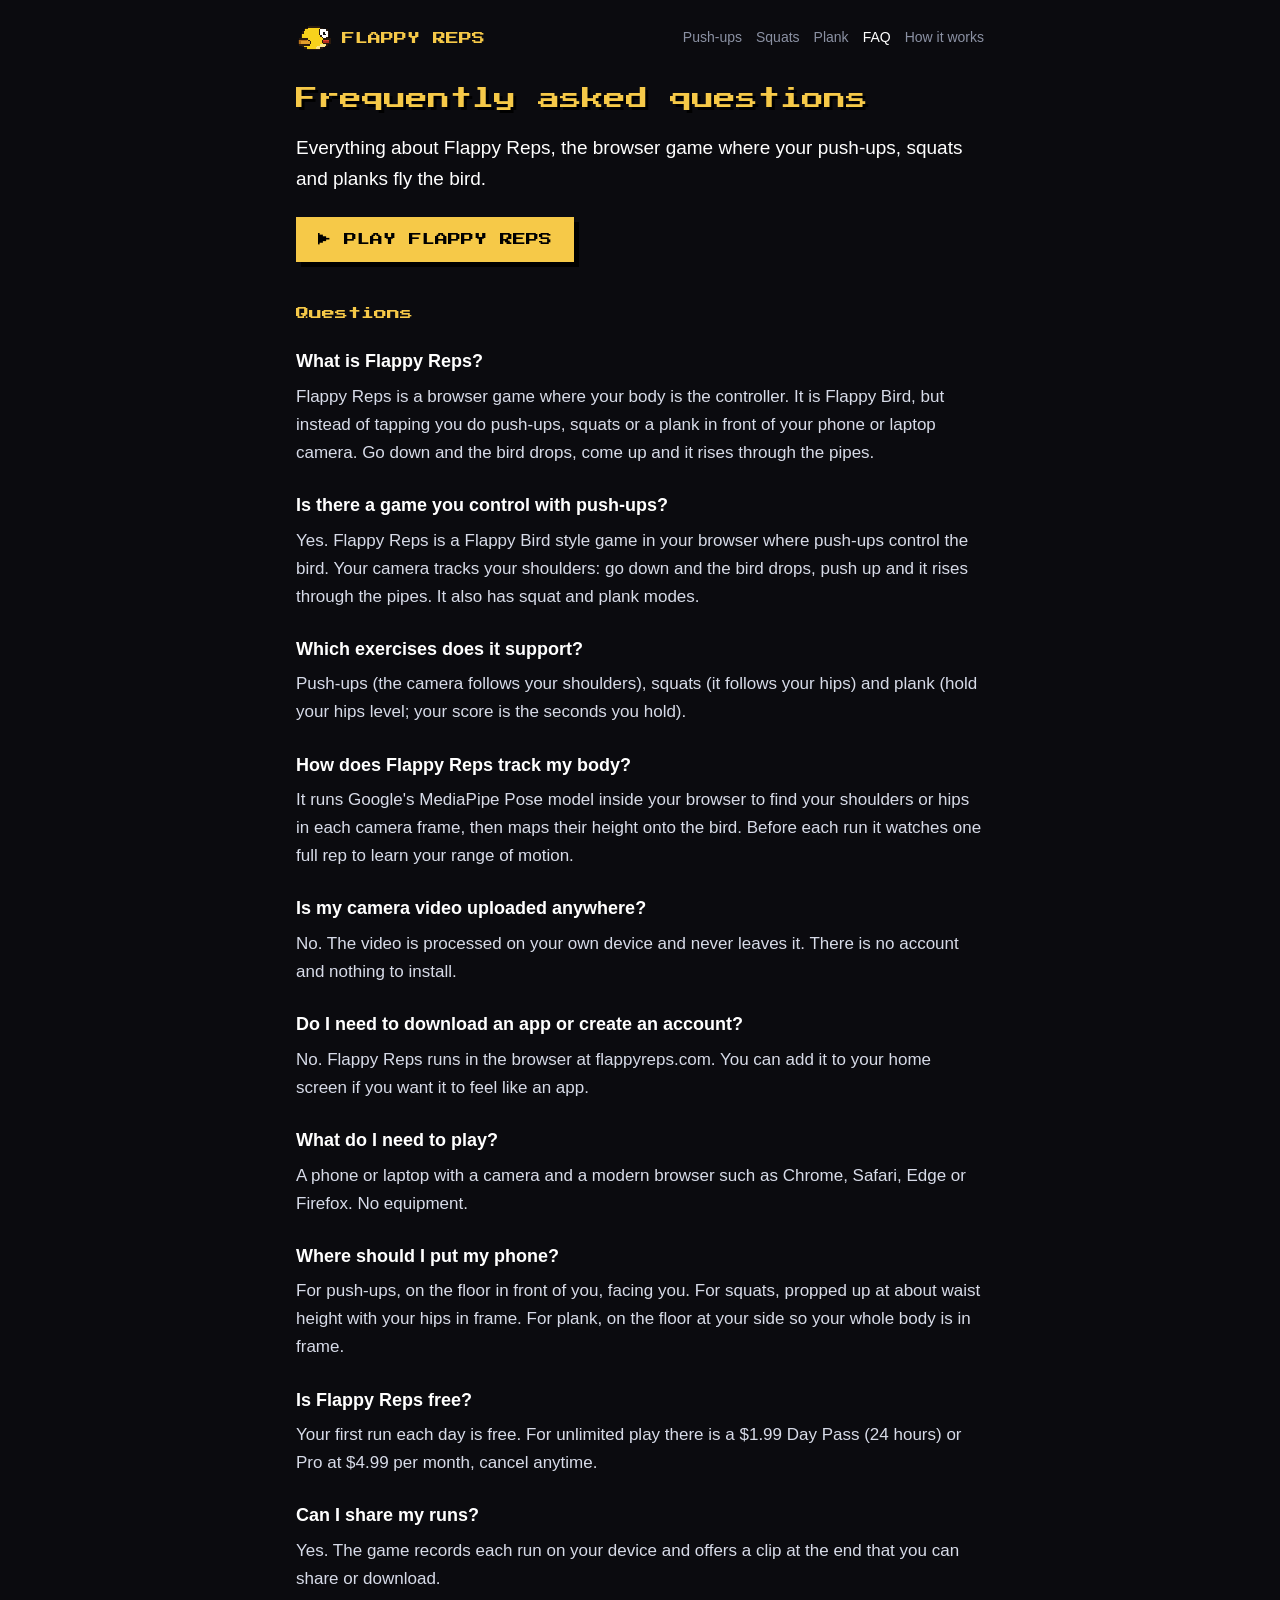
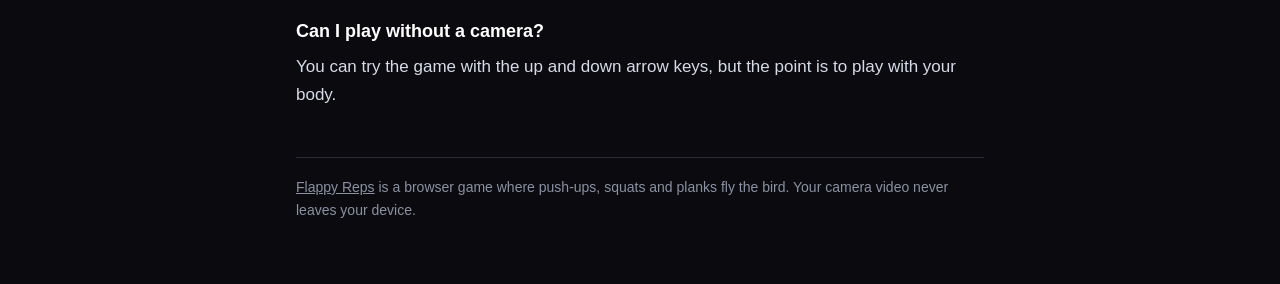
<file: faq/index.html>
<!doctype html>
<html lang="en">
<head>
  <meta charset="utf-8" />
  <meta name="viewport" content="width=device-width, initial-scale=1" />
  <meta name="theme-color" content="#0b0b0f" />
  <title>Flappy Reps FAQ: the exercise-controlled Flappy Bird game</title>
  <meta name="description" content="Answers about Flappy Reps, the browser game where push-ups, squats and planks control Flappy Bird: how tracking works, privacy, price and setup." />
  <link rel="canonical" href="https://flappyreps.com/faq/" />
  <meta property="og:title" content="Flappy Reps FAQ: the exercise-controlled Flappy Bird game" />
  <meta property="og:description" content="Answers about Flappy Reps, the browser game where push-ups, squats and planks control Flappy Bird: how tracking works, privacy, price and setup." />
  <meta property="og:type" content="website" />
  <meta property="og:url" content="https://flappyreps.com/faq/" />
  <meta property="og:image" content="https://flappyreps.com/icons/og.png" />
  <meta name="twitter:card" content="summary_large_image" />
  <link rel="icon" href="/icons/favicon.svg" type="image/svg+xml" />
  <link rel="preconnect" href="https://fonts.googleapis.com" />
  <link href="https://fonts.googleapis.com/css2?family=Press+Start+2P&display=swap" rel="stylesheet" />
  <link rel="stylesheet" href="/pages.css" />
  <script type="application/ld+json">
{
  "@context": "https://schema.org",
  "@graph": [
    {
      "@type": "WebPage",
      "@id": "https://flappyreps.com/faq/#page",
      "url": "https://flappyreps.com/faq/",
      "name": "Flappy Reps FAQ: the exercise-controlled Flappy Bird game",
      "description": "Answers about Flappy Reps, the browser game where push-ups, squats and planks control Flappy Bird: how tracking works, privacy, price and setup.",
      "isPartOf": {
        "@id": "https://flappyreps.com/#website"
      },
      "about": {
        "@id": "https://flappyreps.com/#game"
      }
    },
    {
      "@type": "BreadcrumbList",
      "itemListElement": [
        {
          "@type": "ListItem",
          "position": 1,
          "name": "Flappy Reps",
          "item": "https://flappyreps.com/"
        },
        {
          "@type": "ListItem",
          "position": 2,
          "name": "FAQ",
          "item": "https://flappyreps.com/faq/"
        }
      ]
    },
    {
      "@type": "FAQPage",
      "mainEntity": [
        {
          "@type": "Question",
          "name": "What is Flappy Reps?",
          "acceptedAnswer": {
            "@type": "Answer",
            "text": "Flappy Reps is a browser game where your body is the controller. It is Flappy Bird, but instead of tapping you do push-ups, squats or a plank in front of your phone or laptop camera. Go down and the bird drops, come up and it rises through the pipes."
          }
        },
        {
          "@type": "Question",
          "name": "Is there a game you control with push-ups?",
          "acceptedAnswer": {
            "@type": "Answer",
            "text": "Yes. Flappy Reps is a Flappy Bird style game in your browser where push-ups control the bird. Your camera tracks your shoulders: go down and the bird drops, push up and it rises through the pipes. It also has squat and plank modes."
          }
        },
        {
          "@type": "Question",
          "name": "Which exercises does it support?",
          "acceptedAnswer": {
            "@type": "Answer",
            "text": "Push-ups (the camera follows your shoulders), squats (it follows your hips) and plank (hold your hips level; your score is the seconds you hold)."
          }
        },
        {
          "@type": "Question",
          "name": "How does Flappy Reps track my body?",
          "acceptedAnswer": {
            "@type": "Answer",
            "text": "It runs Google's MediaPipe Pose model inside your browser to find your shoulders or hips in each camera frame, then maps their height onto the bird. Before each run it watches one full rep to learn your range of motion."
          }
        },
        {
          "@type": "Question",
          "name": "Is my camera video uploaded anywhere?",
          "acceptedAnswer": {
            "@type": "Answer",
            "text": "No. The video is processed on your own device and never leaves it. There is no account and nothing to install."
          }
        },
        {
          "@type": "Question",
          "name": "Do I need to download an app or create an account?",
          "acceptedAnswer": {
            "@type": "Answer",
            "text": "No. Flappy Reps runs in the browser at flappyreps.com. You can add it to your home screen if you want it to feel like an app."
          }
        },
        {
          "@type": "Question",
          "name": "What do I need to play?",
          "acceptedAnswer": {
            "@type": "Answer",
            "text": "A phone or laptop with a camera and a modern browser such as Chrome, Safari, Edge or Firefox. No equipment."
          }
        },
        {
          "@type": "Question",
          "name": "Where should I put my phone?",
          "acceptedAnswer": {
            "@type": "Answer",
            "text": "For push-ups, on the floor in front of you, facing you. For squats, propped up at about waist height with your hips in frame. For plank, on the floor at your side so your whole body is in frame."
          }
        },
        {
          "@type": "Question",
          "name": "Is Flappy Reps free?",
          "acceptedAnswer": {
            "@type": "Answer",
            "text": "Your first run each day is free. For unlimited play there is a $1.99 Day Pass (24 hours) or Pro at $4.99 per month, cancel anytime."
          }
        },
        {
          "@type": "Question",
          "name": "Can I share my runs?",
          "acceptedAnswer": {
            "@type": "Answer",
            "text": "Yes. The game records each run on your device and offers a clip at the end that you can share or download."
          }
        },
        {
          "@type": "Question",
          "name": "Can I play without a camera?",
          "acceptedAnswer": {
            "@type": "Answer",
            "text": "You can try the game with the up and down arrow keys, but the point is to play with your body."
          }
        }
      ]
    }
  ]
}
  </script>
</head>
<body>
  <div class="wrap">
    <header class="top">
      <a class="brand" href="/"><img src="/icons/favicon.svg" alt="" width="36" height="36" />FLAPPY REPS</a>
      <nav><a href="/push-up-game/">Push-ups</a> <a href="/squat-game/">Squats</a> <a href="/plank-game/">Plank</a> <a href="/faq/" aria-current="page">FAQ</a> <a href="/how-it-works/">How it works</a></nav>
    </header>
    <main>
    <h1>Frequently asked questions</h1>
    <p class="lead">Everything about Flappy Reps, the browser game where your push-ups, squats and planks fly the bird.</p>
    <a class="play" href="/">▶ PLAY FLAPPY REPS</a>
    <h2>Questions</h2>
    <h3>What is Flappy Reps?</h3>
    <p>Flappy Reps is a browser game where your body is the controller. It is Flappy Bird, but instead of tapping you do push-ups, squats or a plank in front of your phone or laptop camera. Go down and the bird drops, come up and it rises through the pipes.</p>
    <h3>Is there a game you control with push-ups?</h3>
    <p>Yes. Flappy Reps is a Flappy Bird style game in your browser where push-ups control the bird. Your camera tracks your shoulders: go down and the bird drops, push up and it rises through the pipes. It also has squat and plank modes.</p>
    <h3>Which exercises does it support?</h3>
    <p>Push-ups (the camera follows your shoulders), squats (it follows your hips) and plank (hold your hips level; your score is the seconds you hold).</p>
    <h3>How does Flappy Reps track my body?</h3>
    <p>It runs Google's MediaPipe Pose model inside your browser to find your shoulders or hips in each camera frame, then maps their height onto the bird. Before each run it watches one full rep to learn your range of motion.</p>
    <h3>Is my camera video uploaded anywhere?</h3>
    <p>No. The video is processed on your own device and never leaves it. There is no account and nothing to install.</p>
    <h3>Do I need to download an app or create an account?</h3>
    <p>No. Flappy Reps runs in the browser at flappyreps.com. You can add it to your home screen if you want it to feel like an app.</p>
    <h3>What do I need to play?</h3>
    <p>A phone or laptop with a camera and a modern browser such as Chrome, Safari, Edge or Firefox. No equipment.</p>
    <h3>Where should I put my phone?</h3>
    <p>For push-ups, on the floor in front of you, facing you. For squats, propped up at about waist height with your hips in frame. For plank, on the floor at your side so your whole body is in frame.</p>
    <h3>Is Flappy Reps free?</h3>
    <p>Your first run each day is free. For unlimited play there is a $1.99 Day Pass (24 hours) or Pro at $4.99 per month, cancel anytime.</p>
    <h3>Can I share my runs?</h3>
    <p>Yes. The game records each run on your device and offers a clip at the end that you can share or download.</p>
    <h3>Can I play without a camera?</h3>
    <p>You can try the game with the up and down arrow keys, but the point is to play with your body.</p>
    </main>
    <footer>
      <p><a href="/">Flappy Reps</a> is a browser game where push-ups, squats and planks fly the bird. Your camera video never leaves your device.</p>
    </footer>
  </div>
  <script src="/analytics.js"></script>
</body>
</html>
</file>
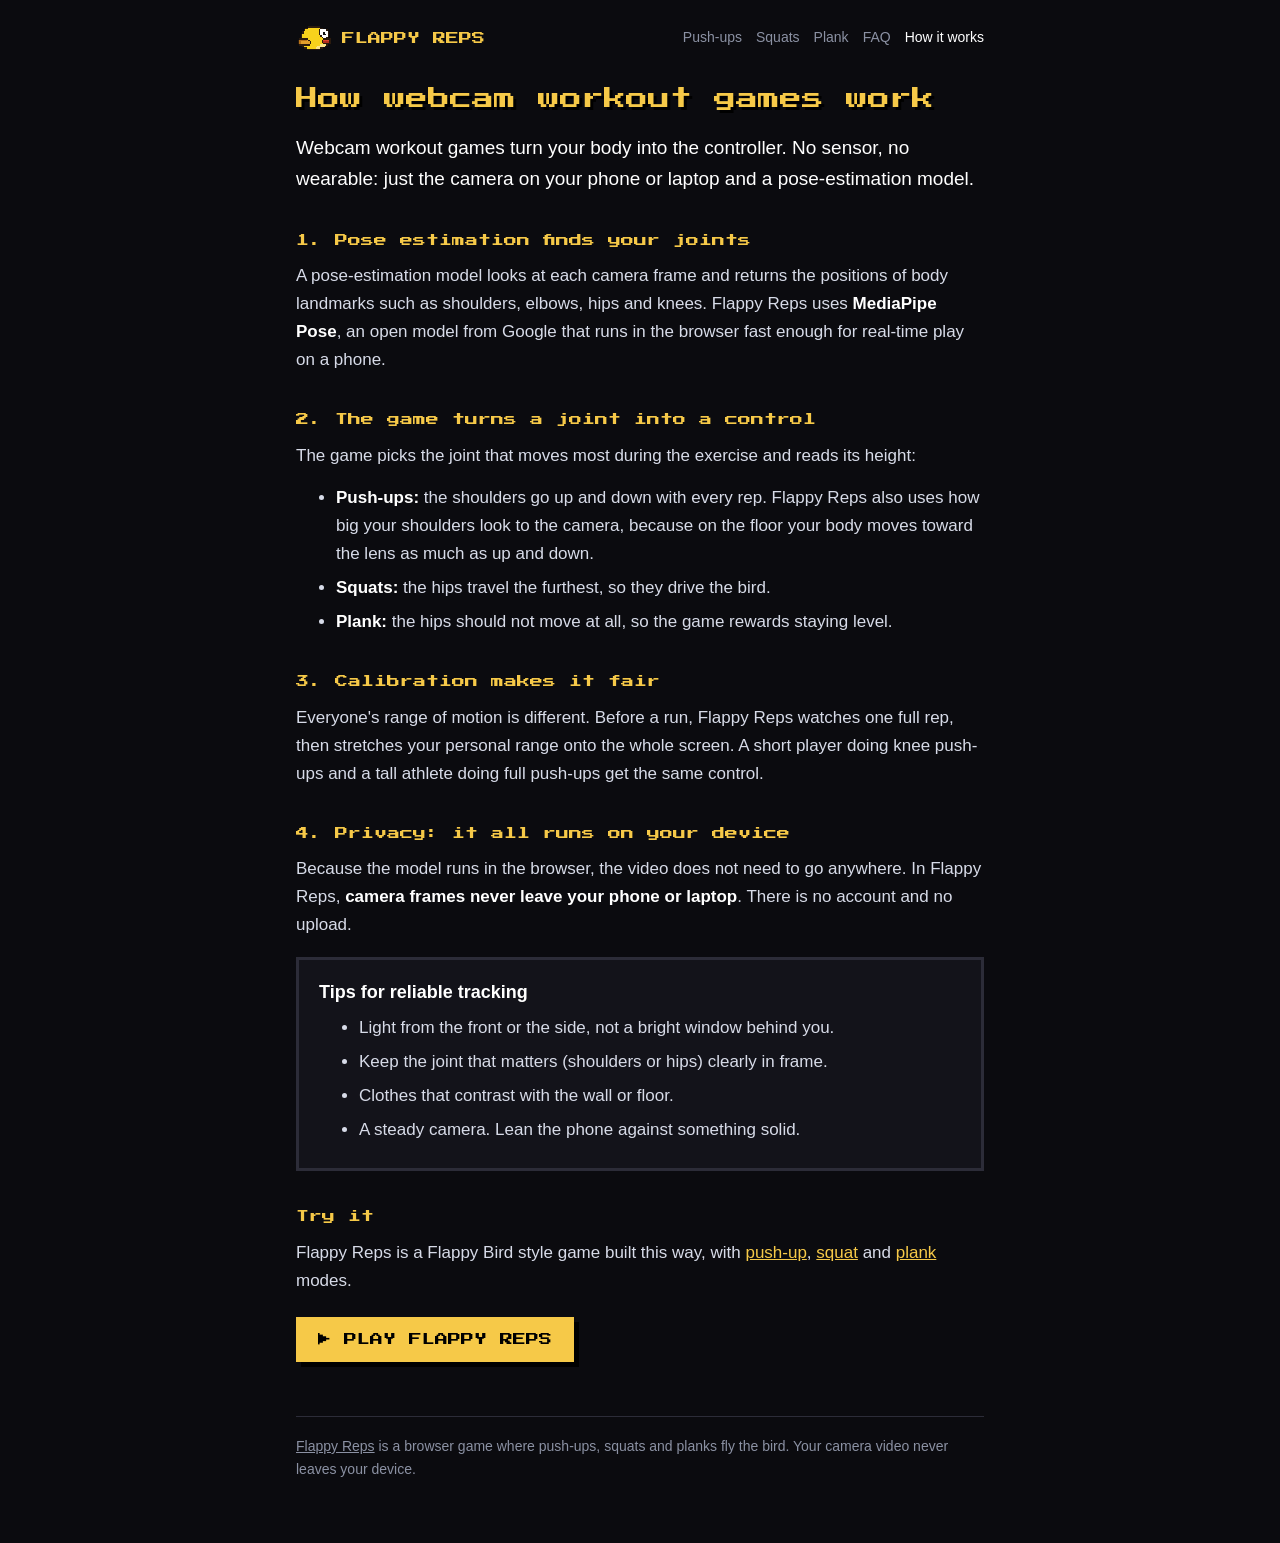
<file: how-it-works/index.html>
<!doctype html>
<html lang="en">
<head>
  <meta charset="utf-8" />
  <meta name="viewport" content="width=device-width, initial-scale=1" />
  <meta name="theme-color" content="#0b0b0f" />
  <title>How webcam workout games work (and how Flappy Reps uses your camera)</title>
  <meta name="description" content="How browser-based webcam workout games track your body with pose estimation, what that means for privacy, and how to set up your camera for reliable tracking." />
  <link rel="canonical" href="https://flappyreps.com/how-it-works/" />
  <meta property="og:title" content="How webcam workout games work (and how Flappy Reps uses your camera)" />
  <meta property="og:description" content="How browser-based webcam workout games track your body with pose estimation, what that means for privacy, and how to set up your camera for reliable tracking." />
  <meta property="og:type" content="website" />
  <meta property="og:url" content="https://flappyreps.com/how-it-works/" />
  <meta property="og:image" content="https://flappyreps.com/icons/og.png" />
  <meta name="twitter:card" content="summary_large_image" />
  <link rel="icon" href="/icons/favicon.svg" type="image/svg+xml" />
  <link rel="preconnect" href="https://fonts.googleapis.com" />
  <link href="https://fonts.googleapis.com/css2?family=Press+Start+2P&display=swap" rel="stylesheet" />
  <link rel="stylesheet" href="/pages.css" />
  <script type="application/ld+json">
{
  "@context": "https://schema.org",
  "@graph": [
    {
      "@type": "WebPage",
      "@id": "https://flappyreps.com/how-it-works/#page",
      "url": "https://flappyreps.com/how-it-works/",
      "name": "How webcam workout games work (and how Flappy Reps uses your camera)",
      "description": "How browser-based webcam workout games track your body with pose estimation, what that means for privacy, and how to set up your camera for reliable tracking.",
      "isPartOf": {
        "@id": "https://flappyreps.com/#website"
      },
      "about": {
        "@id": "https://flappyreps.com/#game"
      }
    },
    {
      "@type": "BreadcrumbList",
      "itemListElement": [
        {
          "@type": "ListItem",
          "position": 1,
          "name": "Flappy Reps",
          "item": "https://flappyreps.com/"
        },
        {
          "@type": "ListItem",
          "position": 2,
          "name": "How it works",
          "item": "https://flappyreps.com/how-it-works/"
        }
      ]
    }
  ]
}
  </script>
</head>
<body>
  <div class="wrap">
    <header class="top">
      <a class="brand" href="/"><img src="/icons/favicon.svg" alt="" width="36" height="36" />FLAPPY REPS</a>
      <nav><a href="/push-up-game/">Push-ups</a> <a href="/squat-game/">Squats</a> <a href="/plank-game/">Plank</a> <a href="/faq/">FAQ</a> <a href="/how-it-works/" aria-current="page">How it works</a></nav>
    </header>
    <main>
    <h1>How webcam workout games work</h1>
    <p class="lead">Webcam workout games turn your body into the controller. No sensor, no wearable: just the camera on your phone or laptop and a pose-estimation model.</p>

    <h2>1. Pose estimation finds your joints</h2>
    <p>A pose-estimation model looks at each camera frame and returns the positions of body landmarks such as shoulders, elbows, hips and knees. Flappy Reps uses <b>MediaPipe Pose</b>, an open model from Google that runs in the browser fast enough for real-time play on a phone.</p>

    <h2>2. The game turns a joint into a control</h2>
    <p>The game picks the joint that moves most during the exercise and reads its height:</p>
    <ul>
      <li><b>Push-ups:</b> the shoulders go up and down with every rep. Flappy Reps also uses how big your shoulders look to the camera, because on the floor your body moves toward the lens as much as up and down.</li>
      <li><b>Squats:</b> the hips travel the furthest, so they drive the bird.</li>
      <li><b>Plank:</b> the hips should not move at all, so the game rewards staying level.</li>
    </ul>

    <h2>3. Calibration makes it fair</h2>
    <p>Everyone's range of motion is different. Before a run, Flappy Reps watches one full rep, then stretches your personal range onto the whole screen. A short player doing knee push-ups and a tall athlete doing full push-ups get the same control.</p>

    <h2>4. Privacy: it all runs on your device</h2>
    <p>Because the model runs in the browser, the video does not need to go anywhere. In Flappy Reps, <b>camera frames never leave your phone or laptop</b>. There is no account and no upload.</p>

    <div class="box">
      <h3 style="margin-top:0">Tips for reliable tracking</h3>
      <ul>
        <li>Light from the front or the side, not a bright window behind you.</li>
        <li>Keep the joint that matters (shoulders or hips) clearly in frame.</li>
        <li>Clothes that contrast with the wall or floor.</li>
        <li>A steady camera. Lean the phone against something solid.</li>
      </ul>
    </div>

    <h2>Try it</h2>
    <p>Flappy Reps is a Flappy Bird style game built this way, with <a href="/push-up-game/">push-up</a>, <a href="/squat-game/">squat</a> and <a href="/plank-game/">plank</a> modes.</p>
    <a class="play" href="/">▶ PLAY FLAPPY REPS</a>
    </main>
    <footer>
      <p><a href="/">Flappy Reps</a> is a browser game where push-ups, squats and planks fly the bird. Your camera video never leaves your device.</p>
    </footer>
  </div>
  <script src="/analytics.js"></script>
</body>
</html>
</file>
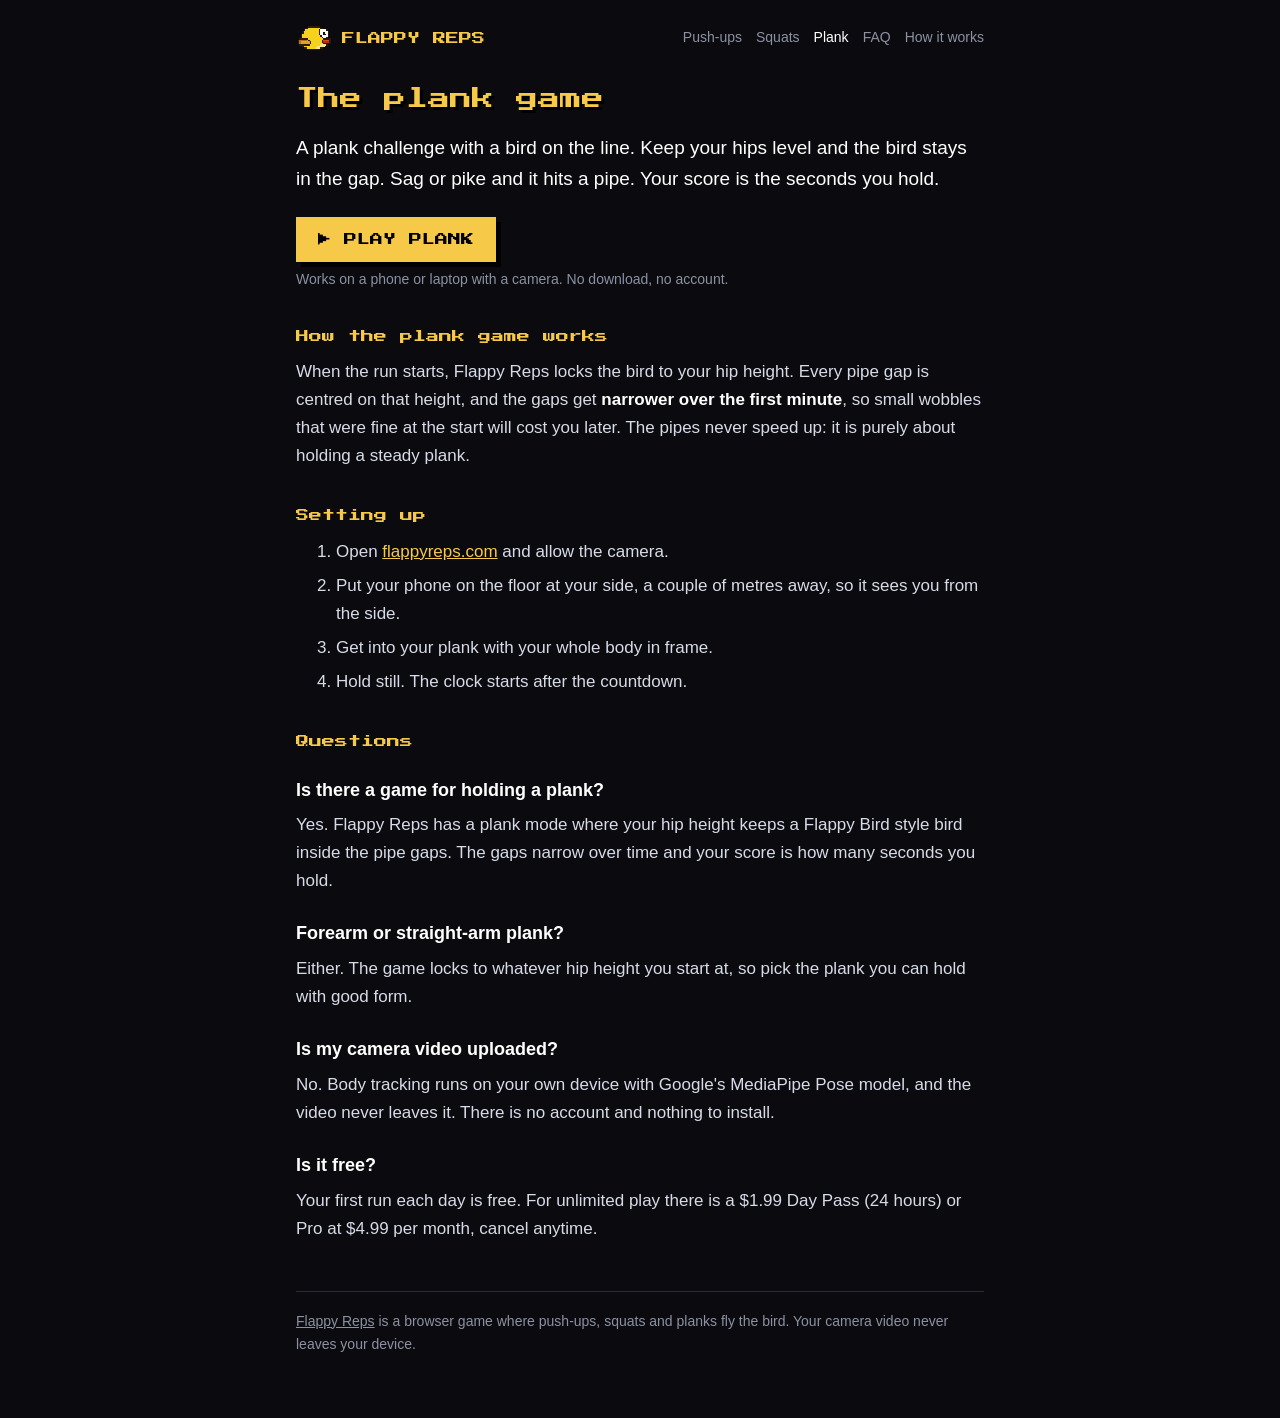
<file: plank-game/index.html>
<!doctype html>
<html lang="en">
<head>
  <meta charset="utf-8" />
  <meta name="viewport" content="width=device-width, initial-scale=1" />
  <meta name="theme-color" content="#0b0b0f" />
  <title>Plank Game: hold a plank to fly Flappy Bird | Flappy Reps</title>
  <meta name="description" content="A free-to-try plank challenge game in your browser. Hold your plank level to keep the bird inside the pipe gaps. Your score is the seconds you hold." />
  <link rel="canonical" href="https://flappyreps.com/plank-game/" />
  <meta property="og:title" content="Plank Game: hold a plank to fly Flappy Bird | Flappy Reps" />
  <meta property="og:description" content="A free-to-try plank challenge game in your browser. Hold your plank level to keep the bird inside the pipe gaps. Your score is the seconds you hold." />
  <meta property="og:type" content="website" />
  <meta property="og:url" content="https://flappyreps.com/plank-game/" />
  <meta property="og:image" content="https://flappyreps.com/icons/og.png" />
  <meta name="twitter:card" content="summary_large_image" />
  <link rel="icon" href="/icons/favicon.svg" type="image/svg+xml" />
  <link rel="preconnect" href="https://fonts.googleapis.com" />
  <link href="https://fonts.googleapis.com/css2?family=Press+Start+2P&display=swap" rel="stylesheet" />
  <link rel="stylesheet" href="/pages.css" />
  <script type="application/ld+json">
{
  "@context": "https://schema.org",
  "@graph": [
    {
      "@type": "WebPage",
      "@id": "https://flappyreps.com/plank-game/#page",
      "url": "https://flappyreps.com/plank-game/",
      "name": "Plank Game: hold a plank to fly Flappy Bird | Flappy Reps",
      "description": "A free-to-try plank challenge game in your browser. Hold your plank level to keep the bird inside the pipe gaps. Your score is the seconds you hold.",
      "isPartOf": {
        "@id": "https://flappyreps.com/#website"
      },
      "about": {
        "@id": "https://flappyreps.com/#game"
      }
    },
    {
      "@type": "BreadcrumbList",
      "itemListElement": [
        {
          "@type": "ListItem",
          "position": 1,
          "name": "Flappy Reps",
          "item": "https://flappyreps.com/"
        },
        {
          "@type": "ListItem",
          "position": 2,
          "name": "Plank game",
          "item": "https://flappyreps.com/plank-game/"
        }
      ]
    },
    {
      "@type": "FAQPage",
      "mainEntity": [
        {
          "@type": "Question",
          "name": "Is there a game for holding a plank?",
          "acceptedAnswer": {
            "@type": "Answer",
            "text": "Yes. Flappy Reps has a plank mode where your hip height keeps a Flappy Bird style bird inside the pipe gaps. The gaps narrow over time and your score is how many seconds you hold."
          }
        },
        {
          "@type": "Question",
          "name": "Forearm or straight-arm plank?",
          "acceptedAnswer": {
            "@type": "Answer",
            "text": "Either. The game locks to whatever hip height you start at, so pick the plank you can hold with good form."
          }
        },
        {
          "@type": "Question",
          "name": "Is my camera video uploaded?",
          "acceptedAnswer": {
            "@type": "Answer",
            "text": "No. Body tracking runs on your own device with Google's MediaPipe Pose model, and the video never leaves it. There is no account and nothing to install."
          }
        },
        {
          "@type": "Question",
          "name": "Is it free?",
          "acceptedAnswer": {
            "@type": "Answer",
            "text": "Your first run each day is free. For unlimited play there is a $1.99 Day Pass (24 hours) or Pro at $4.99 per month, cancel anytime."
          }
        }
      ]
    }
  ]
}
  </script>
</head>
<body>
  <div class="wrap">
    <header class="top">
      <a class="brand" href="/"><img src="/icons/favicon.svg" alt="" width="36" height="36" />FLAPPY REPS</a>
      <nav><a href="/push-up-game/">Push-ups</a> <a href="/squat-game/">Squats</a> <a href="/plank-game/" aria-current="page">Plank</a> <a href="/faq/">FAQ</a> <a href="/how-it-works/">How it works</a></nav>
    </header>
    <main>
    <h1>The plank game</h1>
    <p class="lead">A plank challenge with a bird on the line. Keep your hips level and the bird stays in the gap. Sag or pike and it hits a pipe. Your score is the seconds you hold.</p>
    <a class="play" href="/?mode=plank">▶ PLAY PLANK</a>
    <p class="note">Works on a phone or laptop with a camera. No download, no account.</p>

    <h2>How the plank game works</h2>
    <p>When the run starts, Flappy Reps locks the bird to your hip height. Every pipe gap is centred on that height, and the gaps get <b>narrower over the first minute</b>, so small wobbles that were fine at the start will cost you later. The pipes never speed up: it is purely about holding a steady plank.</p>

    <h2>Setting up</h2>
    <ol>
      <li>Open <a href="/?mode=plank">flappyreps.com</a> and allow the camera.</li>
      <li>Put your phone on the floor at your side, a couple of metres away, so it sees you from the side.</li>
      <li>Get into your plank with your whole body in frame.</li>
      <li>Hold still. The clock starts after the countdown.</li>
    </ol>
    <h2>Questions</h2>
    <h3>Is there a game for holding a plank?</h3>
    <p>Yes. Flappy Reps has a plank mode where your hip height keeps a Flappy Bird style bird inside the pipe gaps. The gaps narrow over time and your score is how many seconds you hold.</p>
    <h3>Forearm or straight-arm plank?</h3>
    <p>Either. The game locks to whatever hip height you start at, so pick the plank you can hold with good form.</p>
    <h3>Is my camera video uploaded?</h3>
    <p>No. Body tracking runs on your own device with Google's MediaPipe Pose model, and the video never leaves it. There is no account and nothing to install.</p>
    <h3>Is it free?</h3>
    <p>Your first run each day is free. For unlimited play there is a $1.99 Day Pass (24 hours) or Pro at $4.99 per month, cancel anytime.</p>
    </main>
    <footer>
      <p><a href="/">Flappy Reps</a> is a browser game where push-ups, squats and planks fly the bird. Your camera video never leaves your device.</p>
    </footer>
  </div>
  <script src="/analytics.js"></script>
</body>
</html>
</file>
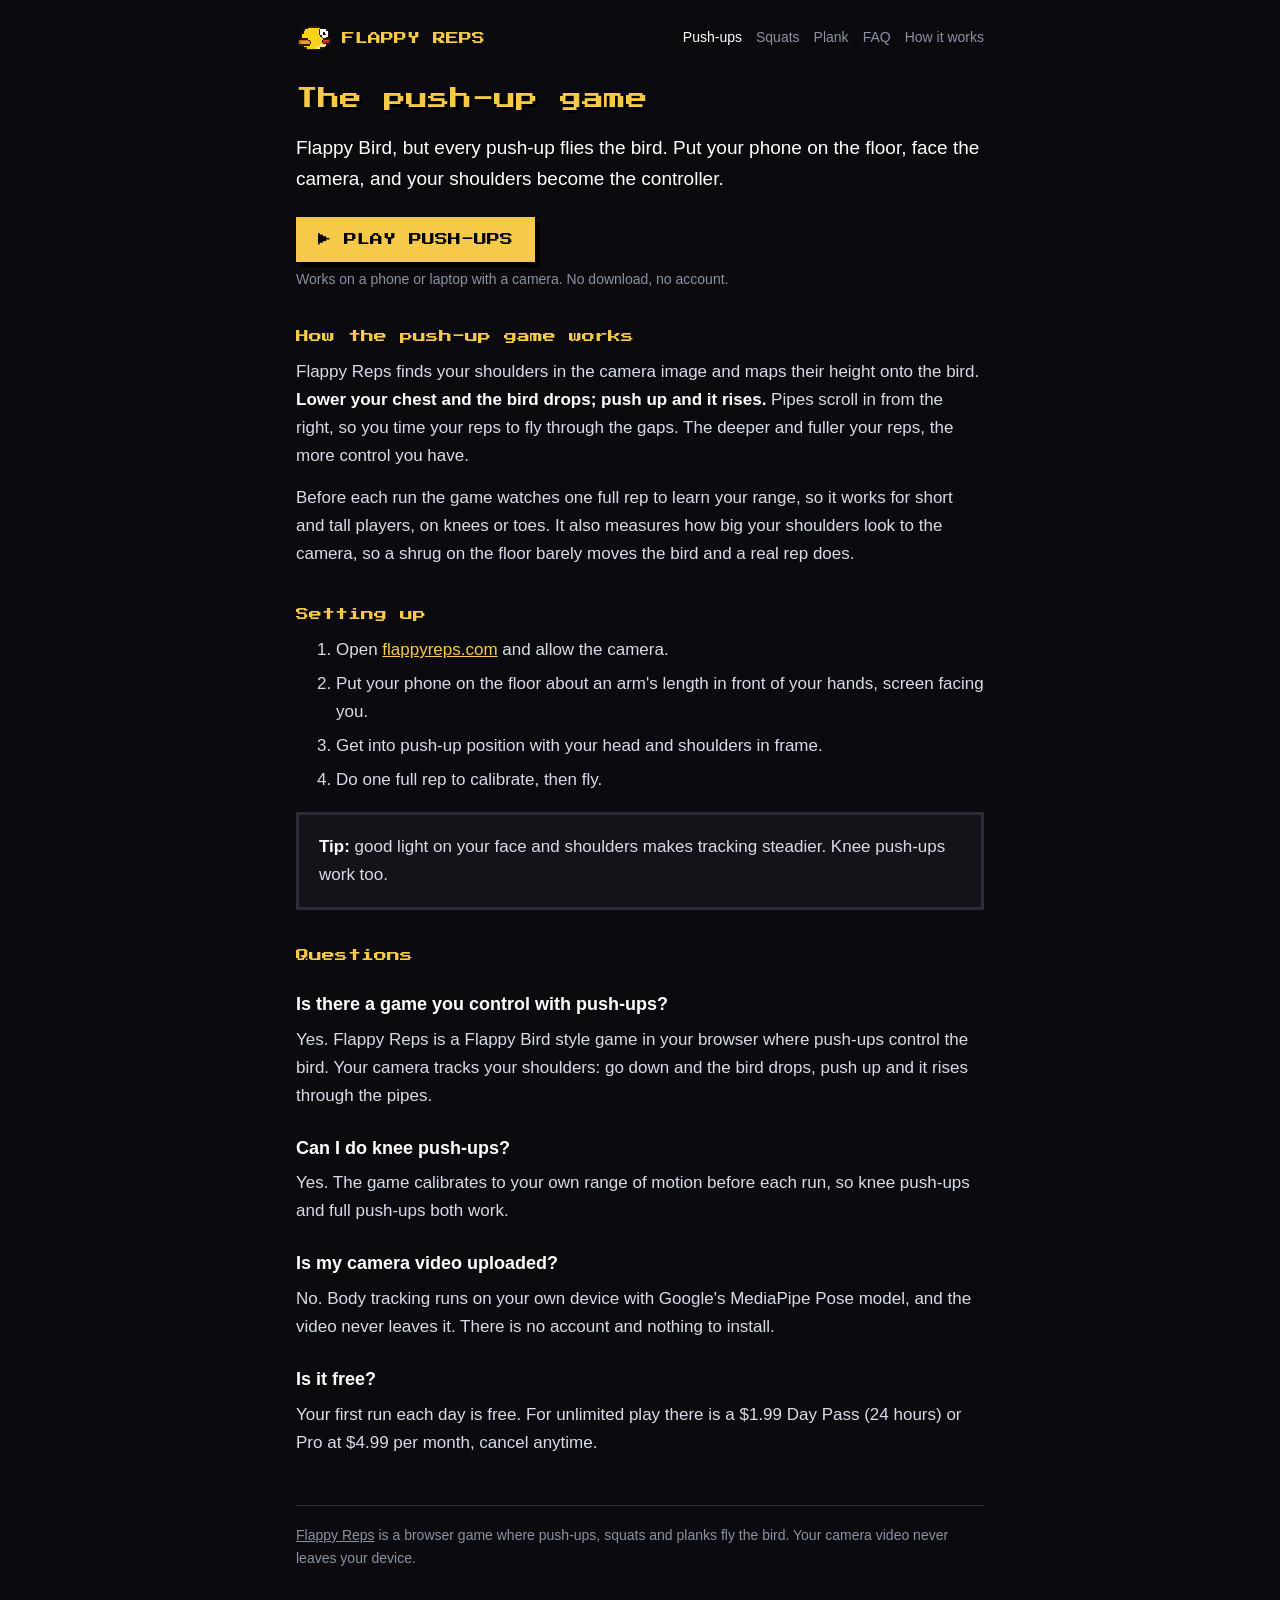
<file: push-up-game/index.html>
<!doctype html>
<html lang="en">
<head>
  <meta charset="utf-8" />
  <meta name="viewport" content="width=device-width, initial-scale=1" />
  <meta name="theme-color" content="#0b0b0f" />
  <title>Push-Up Game: play Flappy Bird with push-ups | Flappy Reps</title>
  <meta name="description" content="A free-to-try push-up game in your browser. Your camera tracks your shoulders: go down and the bird drops, push up and it flies through the pipes. No app, no account." />
  <link rel="canonical" href="https://flappyreps.com/push-up-game/" />
  <meta property="og:title" content="Push-Up Game: play Flappy Bird with push-ups | Flappy Reps" />
  <meta property="og:description" content="A free-to-try push-up game in your browser. Your camera tracks your shoulders: go down and the bird drops, push up and it flies through the pipes. No app, no account." />
  <meta property="og:type" content="website" />
  <meta property="og:url" content="https://flappyreps.com/push-up-game/" />
  <meta property="og:image" content="https://flappyreps.com/icons/og.png" />
  <meta name="twitter:card" content="summary_large_image" />
  <link rel="icon" href="/icons/favicon.svg" type="image/svg+xml" />
  <link rel="preconnect" href="https://fonts.googleapis.com" />
  <link href="https://fonts.googleapis.com/css2?family=Press+Start+2P&display=swap" rel="stylesheet" />
  <link rel="stylesheet" href="/pages.css" />
  <script type="application/ld+json">
{
  "@context": "https://schema.org",
  "@graph": [
    {
      "@type": "WebPage",
      "@id": "https://flappyreps.com/push-up-game/#page",
      "url": "https://flappyreps.com/push-up-game/",
      "name": "Push-Up Game: play Flappy Bird with push-ups | Flappy Reps",
      "description": "A free-to-try push-up game in your browser. Your camera tracks your shoulders: go down and the bird drops, push up and it flies through the pipes. No app, no account.",
      "isPartOf": {
        "@id": "https://flappyreps.com/#website"
      },
      "about": {
        "@id": "https://flappyreps.com/#game"
      }
    },
    {
      "@type": "BreadcrumbList",
      "itemListElement": [
        {
          "@type": "ListItem",
          "position": 1,
          "name": "Flappy Reps",
          "item": "https://flappyreps.com/"
        },
        {
          "@type": "ListItem",
          "position": 2,
          "name": "Push-up game",
          "item": "https://flappyreps.com/push-up-game/"
        }
      ]
    },
    {
      "@type": "FAQPage",
      "mainEntity": [
        {
          "@type": "Question",
          "name": "Is there a game you control with push-ups?",
          "acceptedAnswer": {
            "@type": "Answer",
            "text": "Yes. Flappy Reps is a Flappy Bird style game in your browser where push-ups control the bird. Your camera tracks your shoulders: go down and the bird drops, push up and it rises through the pipes."
          }
        },
        {
          "@type": "Question",
          "name": "Can I do knee push-ups?",
          "acceptedAnswer": {
            "@type": "Answer",
            "text": "Yes. The game calibrates to your own range of motion before each run, so knee push-ups and full push-ups both work."
          }
        },
        {
          "@type": "Question",
          "name": "Is my camera video uploaded?",
          "acceptedAnswer": {
            "@type": "Answer",
            "text": "No. Body tracking runs on your own device with Google's MediaPipe Pose model, and the video never leaves it. There is no account and nothing to install."
          }
        },
        {
          "@type": "Question",
          "name": "Is it free?",
          "acceptedAnswer": {
            "@type": "Answer",
            "text": "Your first run each day is free. For unlimited play there is a $1.99 Day Pass (24 hours) or Pro at $4.99 per month, cancel anytime."
          }
        }
      ]
    }
  ]
}
  </script>
</head>
<body>
  <div class="wrap">
    <header class="top">
      <a class="brand" href="/"><img src="/icons/favicon.svg" alt="" width="36" height="36" />FLAPPY REPS</a>
      <nav><a href="/push-up-game/" aria-current="page">Push-ups</a> <a href="/squat-game/">Squats</a> <a href="/plank-game/">Plank</a> <a href="/faq/">FAQ</a> <a href="/how-it-works/">How it works</a></nav>
    </header>
    <main>
    <h1>The push-up game</h1>
    <p class="lead">Flappy Bird, but every push-up flies the bird. Put your phone on the floor, face the camera, and your shoulders become the controller.</p>
    <a class="play" href="/?mode=pushup">▶ PLAY PUSH-UPS</a>
    <p class="note">Works on a phone or laptop with a camera. No download, no account.</p>

    <h2>How the push-up game works</h2>
    <p>Flappy Reps finds your shoulders in the camera image and maps their height onto the bird. <b>Lower your chest and the bird drops; push up and it rises.</b> Pipes scroll in from the right, so you time your reps to fly through the gaps. The deeper and fuller your reps, the more control you have.</p>
    <p>Before each run the game watches one full rep to learn your range, so it works for short and tall players, on knees or toes. It also measures how big your shoulders look to the camera, so a shrug on the floor barely moves the bird and a real rep does.</p>

    <h2>Setting up</h2>
    <ol>
      <li>Open <a href="/?mode=pushup">flappyreps.com</a> and allow the camera.</li>
      <li>Put your phone on the floor about an arm's length in front of your hands, screen facing you.</li>
      <li>Get into push-up position with your head and shoulders in frame.</li>
      <li>Do one full rep to calibrate, then fly.</li>
    </ol>
    <div class="box">
      <p><b>Tip:</b> good light on your face and shoulders makes tracking steadier. Knee push-ups work too.</p>
    </div>
    <h2>Questions</h2>
    <h3>Is there a game you control with push-ups?</h3>
    <p>Yes. Flappy Reps is a Flappy Bird style game in your browser where push-ups control the bird. Your camera tracks your shoulders: go down and the bird drops, push up and it rises through the pipes.</p>
    <h3>Can I do knee push-ups?</h3>
    <p>Yes. The game calibrates to your own range of motion before each run, so knee push-ups and full push-ups both work.</p>
    <h3>Is my camera video uploaded?</h3>
    <p>No. Body tracking runs on your own device with Google's MediaPipe Pose model, and the video never leaves it. There is no account and nothing to install.</p>
    <h3>Is it free?</h3>
    <p>Your first run each day is free. For unlimited play there is a $1.99 Day Pass (24 hours) or Pro at $4.99 per month, cancel anytime.</p>
    </main>
    <footer>
      <p><a href="/">Flappy Reps</a> is a browser game where push-ups, squats and planks fly the bird. Your camera video never leaves your device.</p>
    </footer>
  </div>
  <script src="/analytics.js"></script>
</body>
</html>
</file>
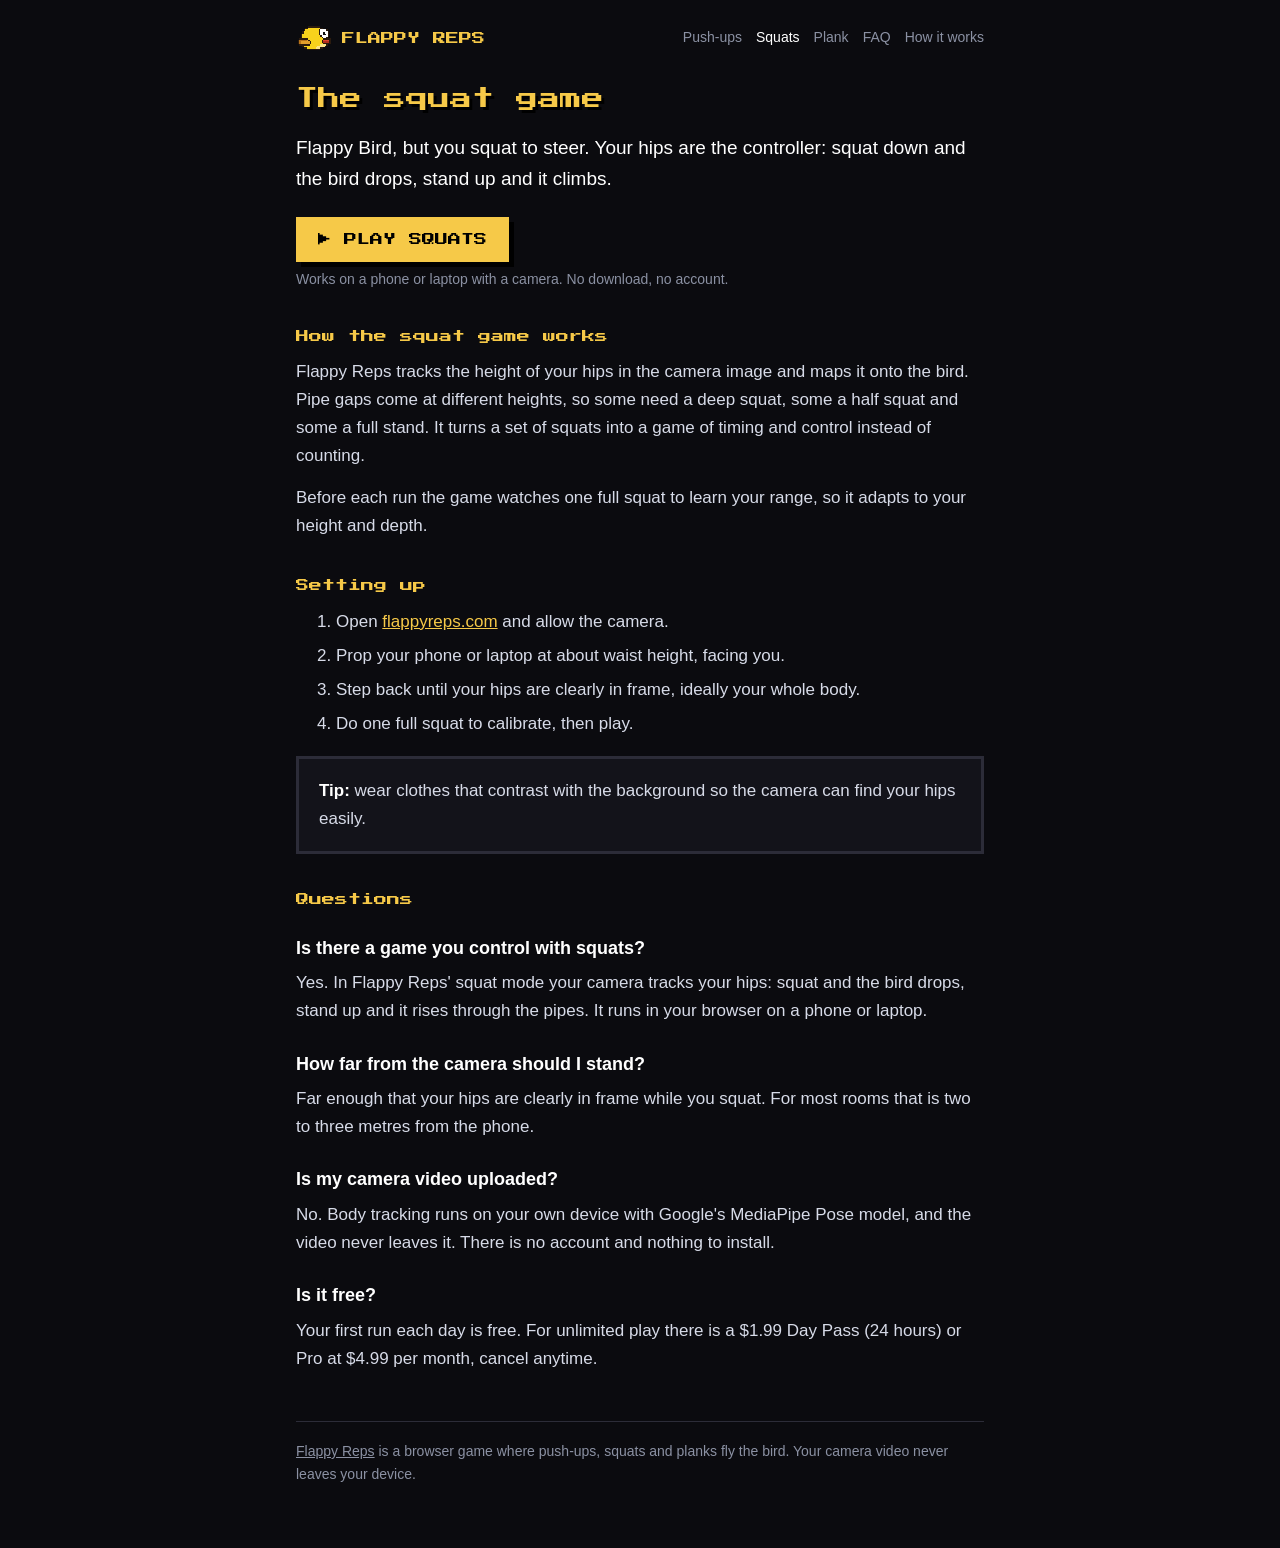
<file: squat-game/index.html>
<!doctype html>
<html lang="en">
<head>
  <meta charset="utf-8" />
  <meta name="viewport" content="width=device-width, initial-scale=1" />
  <meta name="theme-color" content="#0b0b0f" />
  <title>Squat Game: play Flappy Bird with squats | Flappy Reps</title>
  <meta name="description" content="A free-to-try squat game in your browser. Your camera tracks your hips: squat and the bird drops, stand up and it rises through the pipes. No equipment, no app." />
  <link rel="canonical" href="https://flappyreps.com/squat-game/" />
  <meta property="og:title" content="Squat Game: play Flappy Bird with squats | Flappy Reps" />
  <meta property="og:description" content="A free-to-try squat game in your browser. Your camera tracks your hips: squat and the bird drops, stand up and it rises through the pipes. No equipment, no app." />
  <meta property="og:type" content="website" />
  <meta property="og:url" content="https://flappyreps.com/squat-game/" />
  <meta property="og:image" content="https://flappyreps.com/icons/og.png" />
  <meta name="twitter:card" content="summary_large_image" />
  <link rel="icon" href="/icons/favicon.svg" type="image/svg+xml" />
  <link rel="preconnect" href="https://fonts.googleapis.com" />
  <link href="https://fonts.googleapis.com/css2?family=Press+Start+2P&display=swap" rel="stylesheet" />
  <link rel="stylesheet" href="/pages.css" />
  <script type="application/ld+json">
{
  "@context": "https://schema.org",
  "@graph": [
    {
      "@type": "WebPage",
      "@id": "https://flappyreps.com/squat-game/#page",
      "url": "https://flappyreps.com/squat-game/",
      "name": "Squat Game: play Flappy Bird with squats | Flappy Reps",
      "description": "A free-to-try squat game in your browser. Your camera tracks your hips: squat and the bird drops, stand up and it rises through the pipes. No equipment, no app.",
      "isPartOf": {
        "@id": "https://flappyreps.com/#website"
      },
      "about": {
        "@id": "https://flappyreps.com/#game"
      }
    },
    {
      "@type": "BreadcrumbList",
      "itemListElement": [
        {
          "@type": "ListItem",
          "position": 1,
          "name": "Flappy Reps",
          "item": "https://flappyreps.com/"
        },
        {
          "@type": "ListItem",
          "position": 2,
          "name": "Squat game",
          "item": "https://flappyreps.com/squat-game/"
        }
      ]
    },
    {
      "@type": "FAQPage",
      "mainEntity": [
        {
          "@type": "Question",
          "name": "Is there a game you control with squats?",
          "acceptedAnswer": {
            "@type": "Answer",
            "text": "Yes. In Flappy Reps' squat mode your camera tracks your hips: squat and the bird drops, stand up and it rises through the pipes. It runs in your browser on a phone or laptop."
          }
        },
        {
          "@type": "Question",
          "name": "How far from the camera should I stand?",
          "acceptedAnswer": {
            "@type": "Answer",
            "text": "Far enough that your hips are clearly in frame while you squat. For most rooms that is two to three metres from the phone."
          }
        },
        {
          "@type": "Question",
          "name": "Is my camera video uploaded?",
          "acceptedAnswer": {
            "@type": "Answer",
            "text": "No. Body tracking runs on your own device with Google's MediaPipe Pose model, and the video never leaves it. There is no account and nothing to install."
          }
        },
        {
          "@type": "Question",
          "name": "Is it free?",
          "acceptedAnswer": {
            "@type": "Answer",
            "text": "Your first run each day is free. For unlimited play there is a $1.99 Day Pass (24 hours) or Pro at $4.99 per month, cancel anytime."
          }
        }
      ]
    }
  ]
}
  </script>
</head>
<body>
  <div class="wrap">
    <header class="top">
      <a class="brand" href="/"><img src="/icons/favicon.svg" alt="" width="36" height="36" />FLAPPY REPS</a>
      <nav><a href="/push-up-game/">Push-ups</a> <a href="/squat-game/" aria-current="page">Squats</a> <a href="/plank-game/">Plank</a> <a href="/faq/">FAQ</a> <a href="/how-it-works/">How it works</a></nav>
    </header>
    <main>
    <h1>The squat game</h1>
    <p class="lead">Flappy Bird, but you squat to steer. Your hips are the controller: squat down and the bird drops, stand up and it climbs.</p>
    <a class="play" href="/?mode=squat">▶ PLAY SQUATS</a>
    <p class="note">Works on a phone or laptop with a camera. No download, no account.</p>

    <h2>How the squat game works</h2>
    <p>Flappy Reps tracks the height of your hips in the camera image and maps it onto the bird. Pipe gaps come at different heights, so some need a deep squat, some a half squat and some a full stand. It turns a set of squats into a game of timing and control instead of counting.</p>
    <p>Before each run the game watches one full squat to learn your range, so it adapts to your height and depth.</p>

    <h2>Setting up</h2>
    <ol>
      <li>Open <a href="/?mode=squat">flappyreps.com</a> and allow the camera.</li>
      <li>Prop your phone or laptop at about waist height, facing you.</li>
      <li>Step back until your hips are clearly in frame, ideally your whole body.</li>
      <li>Do one full squat to calibrate, then play.</li>
    </ol>
    <div class="box">
      <p><b>Tip:</b> wear clothes that contrast with the background so the camera can find your hips easily.</p>
    </div>
    <h2>Questions</h2>
    <h3>Is there a game you control with squats?</h3>
    <p>Yes. In Flappy Reps' squat mode your camera tracks your hips: squat and the bird drops, stand up and it rises through the pipes. It runs in your browser on a phone or laptop.</p>
    <h3>How far from the camera should I stand?</h3>
    <p>Far enough that your hips are clearly in frame while you squat. For most rooms that is two to three metres from the phone.</p>
    <h3>Is my camera video uploaded?</h3>
    <p>No. Body tracking runs on your own device with Google's MediaPipe Pose model, and the video never leaves it. There is no account and nothing to install.</p>
    <h3>Is it free?</h3>
    <p>Your first run each day is free. For unlimited play there is a $1.99 Day Pass (24 hours) or Pro at $4.99 per month, cancel anytime.</p>
    </main>
    <footer>
      <p><a href="/">Flappy Reps</a> is a browser game where push-ups, squats and planks fly the bird. Your camera video never leaves your device.</p>
    </footer>
  </div>
  <script src="/analytics.js"></script>
</body>
</html>
</file>
<file: pages.css>
/* Flappy Reps: static info pages (/push-up-game/, /faq/ ...). No JS needed. */
:root {
  --bg: #0b0b0f;
  --card: #13131a;
  --line: #2c2c38;
  --fg: #ffffff;
  --text: #d7dbe8;
  --muted: #8b91a3;
  --accent: #f6c948;
  --font: "Press Start 2P", "Courier New", monospace;
  --body: -apple-system, BlinkMacSystemFont, "Segoe UI", Roboto, Helvetica, Arial, sans-serif;
}
* { box-sizing: border-box; }
body {
  margin: 0;
  background: var(--bg);
  color: var(--text);
  font: 17px/1.65 var(--body);
}
.wrap { width: min(720px, 100%); margin: 0 auto; padding: 20px 16px 48px; }
.top { display: flex; align-items: center; gap: 12px; flex-wrap: wrap; margin-bottom: 28px; }
.brand { display: flex; align-items: center; gap: 10px; color: var(--accent); text-decoration: none; font: 13px/1 var(--font); }
.brand img { width: 36px; height: 36px; image-rendering: pixelated; }
.top nav { margin-left: auto; display: flex; gap: 14px; flex-wrap: wrap; font-size: 14px; }
.top nav a { color: var(--muted); text-decoration: none; }
.top nav a:hover, .top nav a[aria-current] { color: var(--fg); }
h1 { font: 22px/1.45 var(--font); color: var(--accent); text-shadow: 3px 3px 0 #000; margin: 0 0 16px; }
h2 { font: 13px/1.5 var(--font); color: var(--accent); margin: 36px 0 12px; }
h3 { font-size: 18px; color: var(--fg); margin: 24px 0 6px; }
p, ul, ol { margin: 0 0 14px; }
li { margin-bottom: 6px; }
b, strong { color: var(--fg); }
a { color: var(--accent); }
.lead { font-size: 19px; color: var(--fg); }
.play {
  display: inline-block;
  margin: 8px 0 6px;
  padding: 16px 22px;
  background: var(--accent);
  color: #000;
  font: 13px/1 var(--font);
  text-decoration: none;
  box-shadow: 5px 5px 0 #000;
}
.play:hover { transform: translateY(-2px); }
.note { font-size: 14px; color: var(--muted); }
.box { background: var(--card); border: 3px solid var(--line); padding: 18px 20px; margin: 18px 0; }
.box p:last-child, .box ul:last-child, .box ol:last-child { margin-bottom: 0; }
footer { margin-top: 48px; padding-top: 18px; border-top: 1px solid var(--line); font-size: 14px; color: var(--muted); }
footer a { color: var(--muted); }
@media (max-width: 480px) {
  h1 { font-size: 17px; }
  .top nav { margin-left: 0; }
}
</file>
